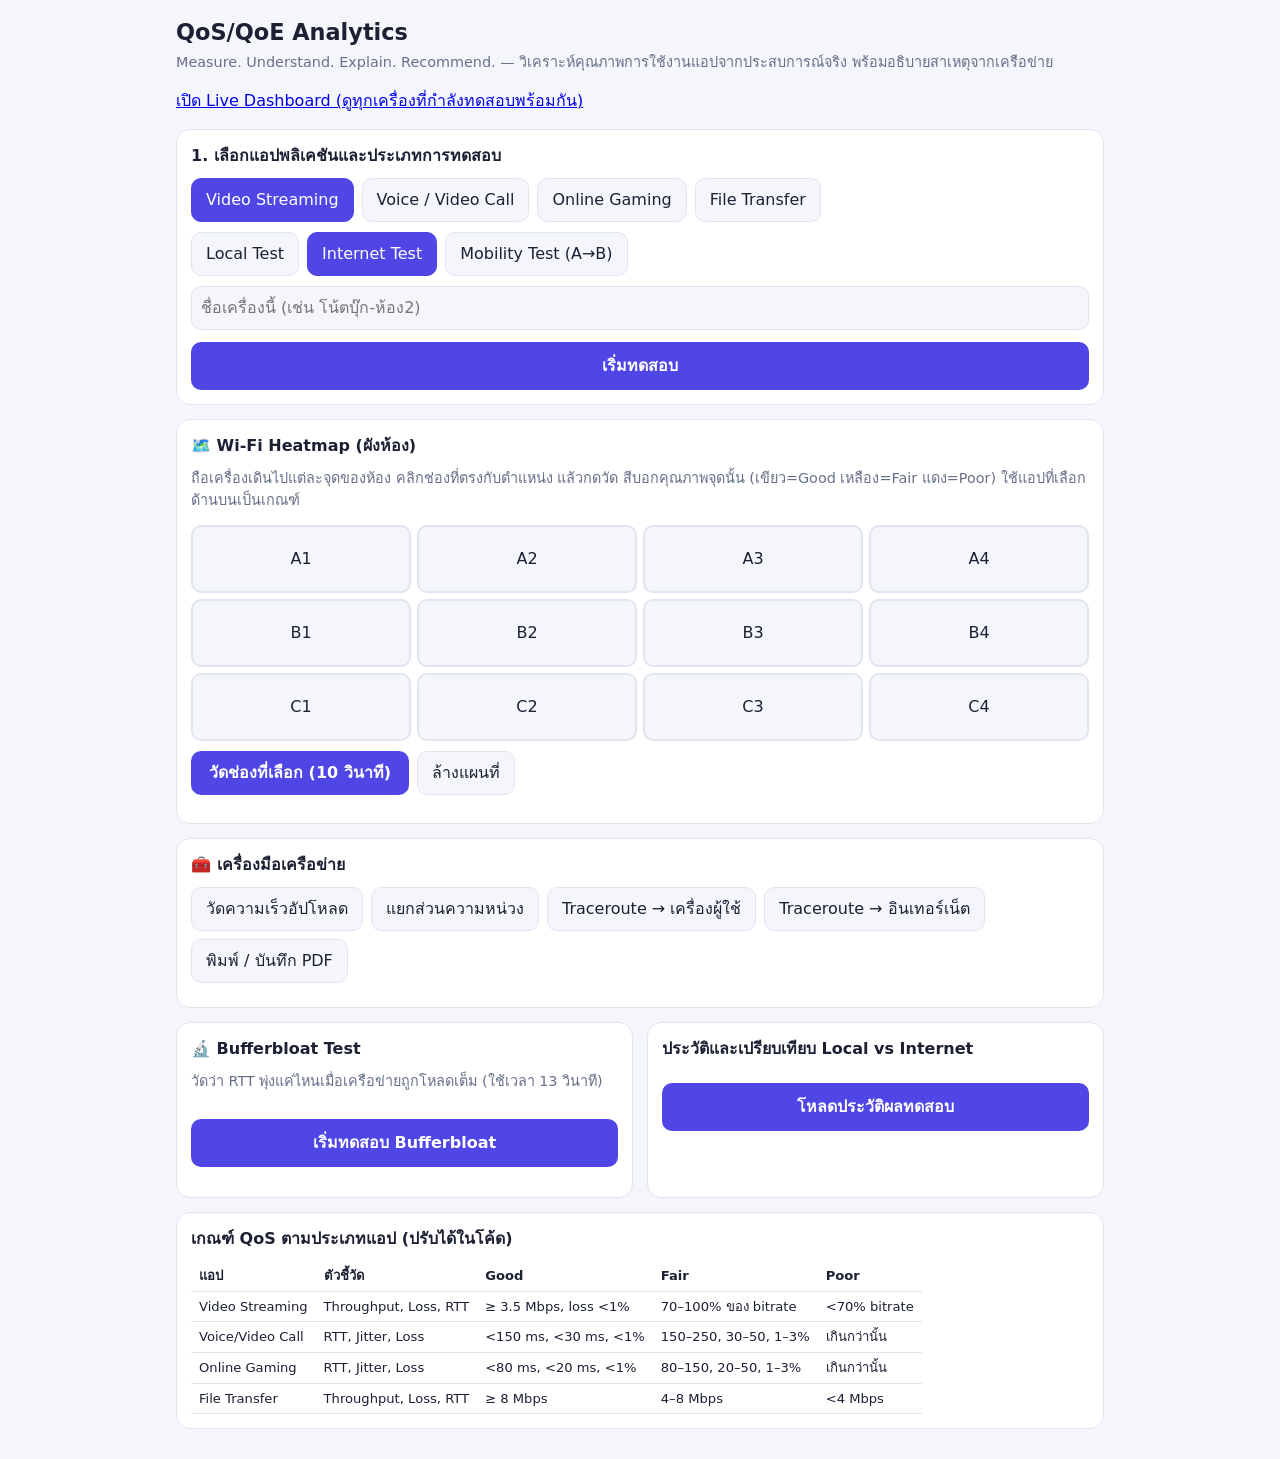
<file: web/index.html>
<!DOCTYPE html>
<html lang="th">

<head>
    <meta charset="utf-8">
    <meta name="viewport" content="width=device-width, initial-scale=1, viewport-fit=cover">
    <title>QoS/QoE Analytics</title>
    <link rel="stylesheet" href="style.css">
</head>

<body>
    <main>
        <h1> QoS/QoE Analytics</h1>
        <p class="sub">Measure. Understand. Explain. Recommend. — วิเคราะห์คุณภาพการใช้งานแอปจากประสบการณ์จริง
            พร้อมอธิบายสาเหตุจากเครือข่าย</p>
        <p><a href="dashboard.html" target="_blank"> เปิด Live Dashboard (ดูทุกเครื่องที่กำลังทดสอบพร้อมกัน)</a></p>
        <div class="banner" id="simBanner"> ไม่สามารถวัดเครือข่ายจริงในหน้านี้ได้ — กำลังใช้ข้อมูลจำลองเพื่อสาธิต
            (นำไปโฮสต์บนเซิร์ฟเวอร์ของคุณเพื่อวัดจริง)</div>

        <section class="card">
            <h2>1. เลือกแอปพลิเคชันและประเภทการทดสอบ</h2>
            <div class="opts" id="apps"></div>
            <div class="opts" id="types" style="margin-top:10px"></div>
            <input id="cname" placeholder="ชื่อเครื่องนี้ (เช่น โน้ตบุ๊ก-ห้อง2)" maxlength="30"
                style="width:100%;margin-top:10px;padding:9px;border-radius:10px;border:1px solid var(--bd);background:var(--bg);color:var(--tx);font:inherit">
            <button class="go" id="btn">เริ่มทดสอบ</button>
        </section>

        <section id="live" class="hide">
            <div class="grid">
                <div class="card gauge">
                    <h2>2. Live Analytics — QoE Score</h2>
                    <svg viewBox="0 0 120 75">
                        <path d="M10 62A50 50 0 0 1 110 62" fill="none" stroke="var(--bd)" stroke-width="10"
                            stroke-linecap="round" />
                        <path id="arc" d="M10 62A50 50 0 0 1 110 62" fill="none" stroke="var(--good)" stroke-width="10"
                            stroke-linecap="round" stroke-dasharray="157.1" stroke-dashoffset="157.1" />
                        <text id="sc" x="60" y="52" text-anchor="middle" font-size="24" font-weight="700"
                            fill="currentColor">--</text>
                        <text id="rt" x="60" y="68" text-anchor="middle" font-size="9"
                            fill="currentColor">รอข้อมูล</text>
                    </svg>
                    <div id="prof" class="sub"></div>
                </div>
                <div class="card">
                    <h2>เมตริกแบบเรียลไทม์</h2>
                    <div class="metrics">
                        <div class="m"><small>RTT (ms)</small><b id="mRtt">-</b></div>
                        <div class="m"><small>Jitter (ms)</small><b id="mJit">-</b></div>
                        <div class="m"><small>Packet Loss (%)</small><b id="mLoss">-</b></div>
                        <div class="m"><small>Throughput (Mbps)</small><b id="mTp">-</b></div>
                    </div>
                    <p class="sub" id="net" style="margin:8px 0 0"></p>
                </div>
            </div>
            <div class="grid">
                <div class="card">
                    <h2>RTT ตามเวลา</h2><canvas id="chart"></canvas>
                </div>
                <div class="card" id="mapCard">
                    <h2>Mobility Map (A→B)</h2><canvas id="map"></canvas>
                    <p class="sub" id="gpsNote" style="margin:4px 0 0"></p>
                </div>
            </div>
            <div class="card">
                <h2>QoE Insights — ประสบการณ์ที่ผู้ใช้จะรู้สึก</h2>
                <div class="grid">
                    <div><small>🎧 คุณภาพเสียงโทร (MOS จาก E-model)</small><b id="mMos"
                            style="font-size:1.7rem;display:block">-</b><small id="mR"></small></div>
                    <div><small>🎬 จำลองเล่นวิดีโอ 3.5 Mbps: <b id="vState">-</b></small>
                        <div class="bar"><i id="vBar"></i></div>
                        <small>เริ่มเล่นใน <b id="vStartup">-</b> วิ · ค้าง <b id="vStall">0</b> ครั้ง · รวม <b
                                id="vStallT">0</b> วิ</small>
                    </div>
                </div>
            </div>
            <div class="card">
                <h2>Event List</h2>
                <ul id="ev"></ul>
            </div>
        </section>

        <section id="result" class="card hide">
            <h2>3. Diagnosis / Result</h2>
            <div>Overall: <span class="tag" id="rTag"></span> <b id="rScore"></b></div>
            <p><b>ปัญหาหลัก:</b> <span id="rMain"></span></p>
            <p><b>หลักฐาน:</b></p>
            <ul id="rEvi"></ul>
            <p><b>คำแนะนำ:</b> <span id="rRec"></span></p>
            <div id="zones"></div>
            <button class="opt" id="copy">คัดลอกรายงาน (JSON)</button> <span class="sub" id="copied"></span>
        </section>

        <section class="card">
            <h2>🗺️ Wi-Fi Heatmap (ผังห้อง)</h2>
            <p class="sub" style="margin-top:0">ถือเครื่องเดินไปแต่ละจุดของห้อง คลิกช่องที่ตรงกับตำแหน่ง แล้วกดวัด
                สีบอกคุณภาพจุดนั้น (เขียว=Good เหลือง=Fair แดง=Poor) ใช้แอปที่เลือกด้านบนเป็นเกณฑ์</p>
            <div id="heatGrid" class="hgrid"></div>
            <div class="opts" style="margin-top:10px"><button class="go" id="heatBtn"
                    style="width:auto;margin:0;padding:10px 18px">วัดช่องที่เลือก (10 วินาที)</button><button
                    class="opt" id="heatClr">ล้างแผนที่</button></div>
            <p id="heatOut" class="sub"></p>
        </section>
        <section class="card">
            <h2>🧰 เครื่องมือเครือข่าย</h2>
            <div class="opts">
                <button class="opt" id="upBtn">วัดความเร็วอัปโหลด</button><button class="opt"
                    id="bdBtn">แยกส่วนความหน่วง</button>
                <button class="opt" id="trClient">Traceroute → เครื่องผู้ใช้</button><button class="opt"
                    id="trNet">Traceroute → อินเทอร์เน็ต</button><button class="opt" id="prBtn">พิมพ์ / บันทึก
                    PDF</button>
            </div>
            <pre id="toolOut" style="white-space:pre-wrap;font-size:.82rem;overflow-x:auto;margin:10px 0 0"></pre>
        </section>
        <section class="grid">
            <div class="card">
                <h2>🔬 Bufferbloat Test</h2>
                <p class="sub" style="margin-top:0">วัดว่า RTT พุ่งแค่ไหนเมื่อเครือข่ายถูกโหลดเต็ม (ใช้เวลา 13 วินาที)
                </p><button class="go" id="bloatBtn">เริ่มทดสอบ Bufferbloat</button>
                <p id="bloatOut"></p>
            </div>
            <div class="card">
                <h2>ประวัติและเปรียบเทียบ Local vs Internet</h2><button class="go"
                    id="histBtn">โหลดประวัติผลทดสอบ</button>
                <div id="histOut" style="overflow-x:auto"></div>
            </div>
        </section>
        <section class="card">
            <h2>เกณฑ์ QoS ตามประเภทแอป (ปรับได้ในโค้ด)</h2>
            <table>
                <tr>
                    <th>แอป</th>
                    <th>ตัวชี้วัด</th>
                    <th>Good</th>
                    <th>Fair</th>
                    <th>Poor</th>
                </tr>
                <tr>
                    <td>Video Streaming</td>
                    <td>Throughput, Loss, RTT</td>
                    <td>≥ 3.5 Mbps, loss &lt;1%</td>
                    <td>70–100% ของ bitrate</td>
                    <td>&lt;70% bitrate</td>
                </tr>
                <tr>
                    <td>Voice/Video Call</td>
                    <td>RTT, Jitter, Loss</td>
                    <td>&lt;150 ms, &lt;30 ms, &lt;1%</td>
                    <td>150–250, 30–50, 1–3%</td>
                    <td>เกินกว่านั้น</td>
                </tr>
                <tr>
                    <td>Online Gaming</td>
                    <td>RTT, Jitter, Loss</td>
                    <td>&lt;80 ms, &lt;20 ms, &lt;1%</td>
                    <td>80–150, 20–50, 1–3%</td>
                    <td>เกินกว่านั้น</td>
                </tr>
                <tr>
                    <td>File Transfer</td>
                    <td>Throughput, Loss, RTT</td>
                    <td>≥ 8 Mbps</td>
                    <td>4–8 Mbps</td>
                    <td>&lt;4 Mbps</td>
                </tr>
            </table>
        </section>
    </main>

    <script src="app.js"></script>
</body>

</html>
</file>
<file: web/style.css>
:root {
    box-sizing: border-box;
    padding-top: env(safe-area-inset-top, 0px);
    padding-bottom: env(safe-area-inset-bottom, 0px);
    --bg: #f4f6fb;
    --card: #fff;
    --tx: #1b2033;
    --mut: #667089;
    --bd: #e1e5f0;
    --pri: #4f46e5;
    --good: #16a34a;
    --fair: #f59e0b;
    --poor: #dc2626;
}

html {
    scroll-padding-top: env(safe-area-inset-top, 0px)
}

@media (prefers-color-scheme:dark) {
    :root:not([data-theme="light"]) {
        --bg: #0f1220;
        --card: #181c30;
        --tx: #e8eaf5;
        --mut: #9aa3c0;
        --bd: #2a3050;
        --pri: #818cf8;
    }
}

:root[data-theme="dark"] {
    --bg: #0f1220;
    --card: #181c30;
    --tx: #e8eaf5;
    --mut: #9aa3c0;
    --bd: #2a3050;
    --pri: #818cf8;
}

* {
    box-sizing: border-box
}

body {
    margin: 0;
    background: var(--bg);
    color: var(--tx);
    font-family: system-ui, -apple-system, "Noto Sans Thai", sans-serif;
    line-height: 1.5
}

main {
    max-width: 960px;
    margin: 0 auto;
    padding: 16px
}

h1 {
    font-size: 1.4rem;
    margin: 0
}

h2 {
    font-size: 1rem;
    margin: 0 0 10px
}

.sub {
    color: var(--mut);
    font-size: .9rem;
    margin: 2px 0 14px
}

.card {
    background: var(--card);
    border: 1px solid var(--bd);
    border-radius: 14px;
    padding: 14px;
    margin-bottom: 14px
}

.grid {
    display: grid;
    gap: 14px;
    grid-template-columns: 1fr 1fr
}

@media(max-width:700px) {
    .grid {
        grid-template-columns: 1fr
    }
}

.opts {
    display: flex;
    flex-wrap: wrap;
    gap: 8px
}

.opt {
    border: 1px solid var(--bd);
    background: var(--bg);
    color: var(--tx);
    padding: 9px 14px;
    border-radius: 10px;
    cursor: pointer;
    font: inherit
}

.opt.on {
    background: var(--pri);
    color: #fff;
    border-color: var(--pri)
}

.go {
    width: 100%;
    margin-top: 12px;
    padding: 12px;
    border: 0;
    border-radius: 10px;
    font: inherit;
    font-weight: 600;
    color: #fff;
    background: var(--pri);
    cursor: pointer
}

.go.stop {
    background: var(--poor)
}

.banner {
    display: none;
    background: #fef3c7;
    color: #78350f;
    border-radius: 10px;
    padding: 8px 12px;
    font-size: .85rem;
    margin-bottom: 14px
}

.metrics {
    display: grid;
    grid-template-columns: 1fr 1fr;
    gap: 8px
}

.m {
    border: 1px solid var(--bd);
    border-radius: 10px;
    padding: 8px 10px
}

.m small {
    color: var(--mut)
}

.m b {
    display: block;
    font-size: 1.25rem
}

.good {
    color: var(--good)
}

.fair {
    color: var(--fair)
}

.poor {
    color: var(--poor)
}

.gauge {
    text-align: center
}

.gauge svg {
    width: 220px;
    max-width: 100%
}

canvas {
    width: 100%;
    height: 150px;
    display: block
}

ul {
    margin: 0;
    padding-left: 18px;
    font-size: .88rem
}

#ev {
    max-height: 140px;
    overflow: auto
}

.tag {
    display: inline-block;
    padding: 2px 12px;
    border-radius: 99px;
    color: #fff;
    font-weight: 700
}

.tag.good {
    background: var(--good);
    color: #fff
}

.tag.fair {
    background: var(--fair);
    color: #fff
}

.tag.poor {
    background: var(--poor);
    color: #fff
}

table {
    width: 100%;
    border-collapse: collapse;
    font-size: .82rem;
    overflow-x: auto;
    display: block
}

td,
th {
    padding: 5px 8px;
    border-bottom: 1px solid var(--bd);
    text-align: left;
    white-space: nowrap
}

.hide {
    display: none
}

.bar {
    height: 10px;
    background: var(--bd);
    border-radius: 6px;
    overflow: hidden;
    margin: 6px 0
}

.bar i {
    display: block;
    height: 100%;
    width: 0;
    background: var(--pri);
    transition: width .5s
}

.hgrid {
    display: grid;
    grid-template-columns: repeat(4, 1fr);
    gap: 6px
}

.cell {
    white-space: pre;
    min-height: 68px;
    border: 2px solid var(--bd);
    border-radius: 10px;
    background: var(--bg);
    color: var(--tx);
    font: inherit;
    cursor: pointer
}

@media print {
    button {
        display: none !important
    }
}
</file>
